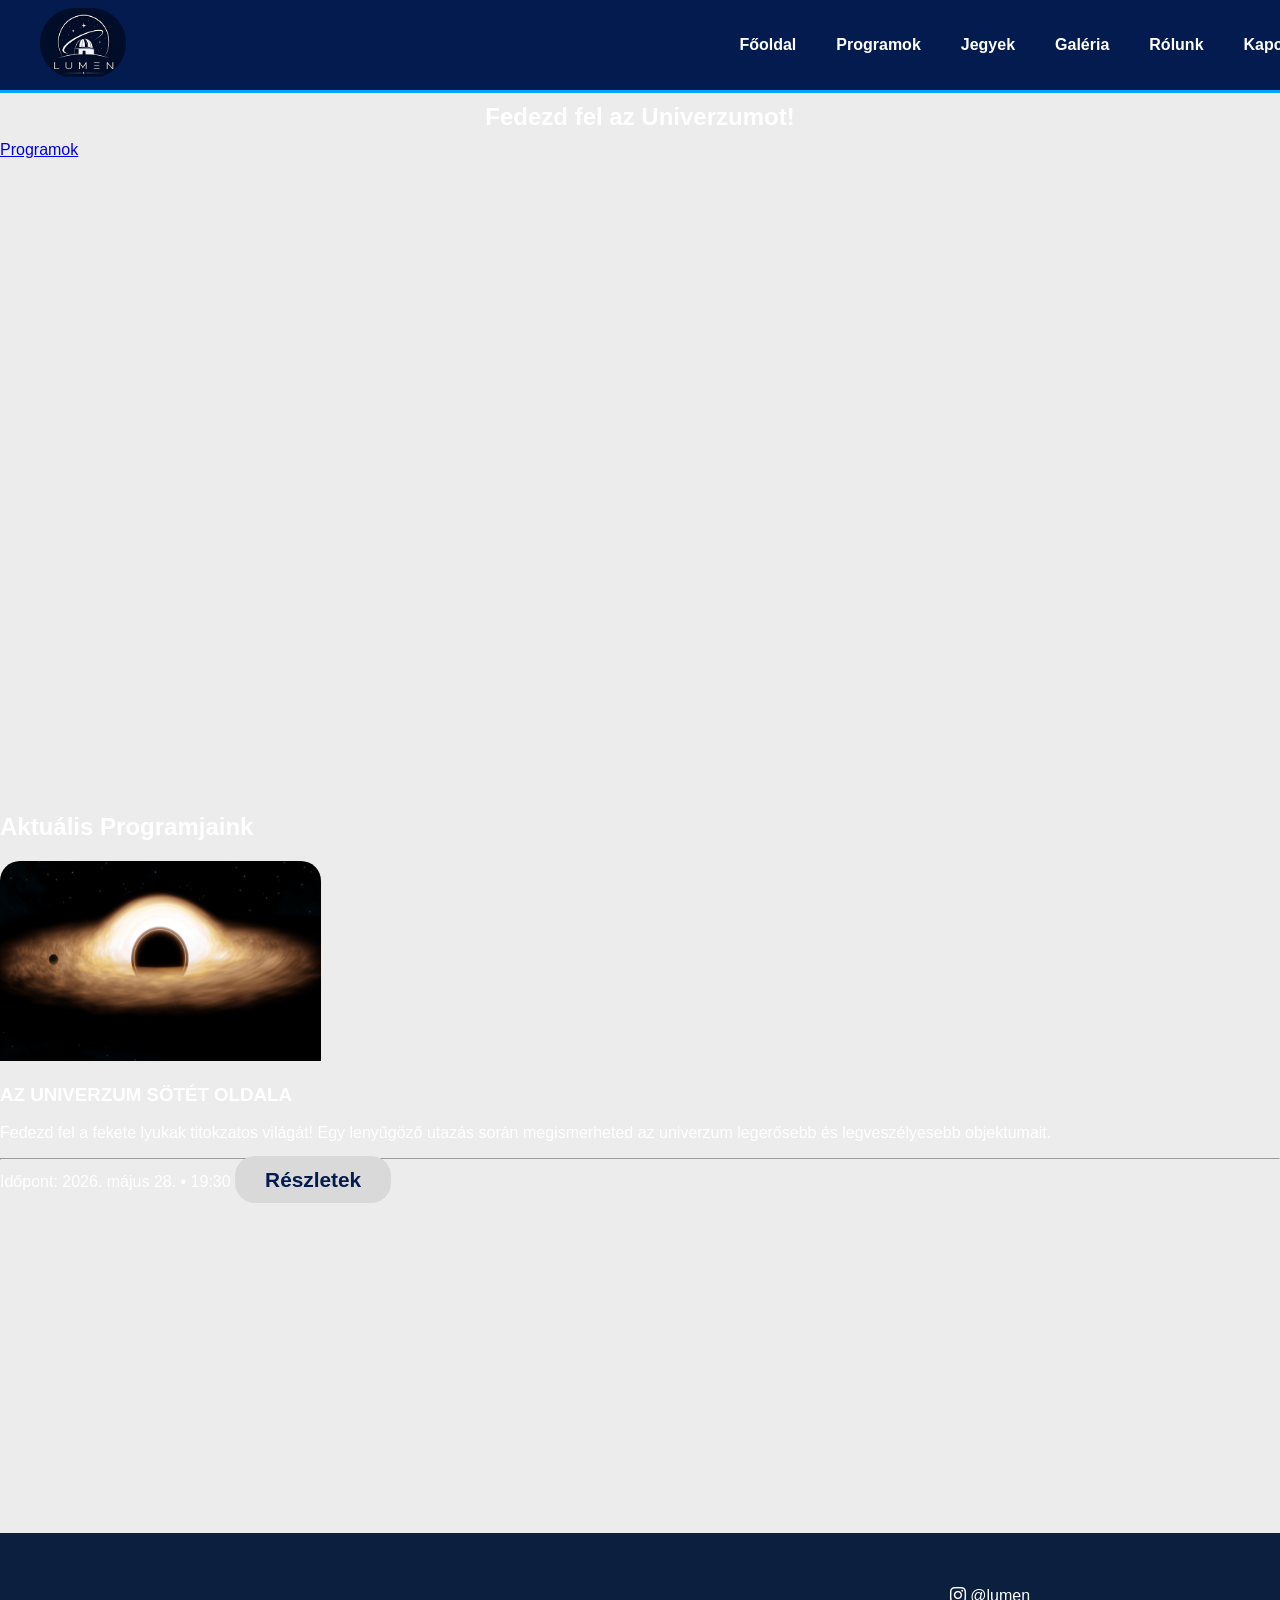
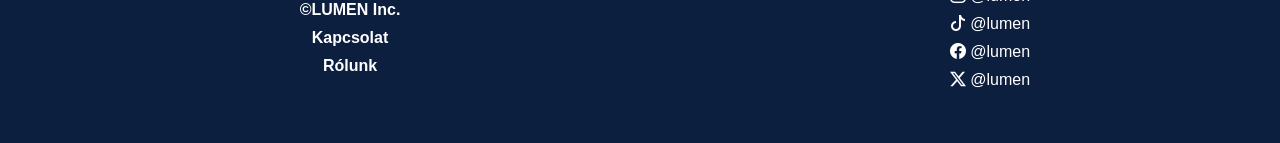
<file: index.html>
<!DOCTYPE html>
<html lang="hu">
<head>
  <meta charset="UTF-8">
  <meta name="viewport" content="width=device-width, initial-scale=1.0">
  <title>LUMEN Planetárium</title>
  <link rel="stylesheet" href="project2/code/index.css">
  <link rel="stylesheet" href="https://cdn.jsdelivr.net/npm/bootstrap-icons@1.13.1/font/bootstrap-icons.min.css">
</head>
<body>


  <header class="navbar">

    <div class="logo">
      <a href="index.html"><img src="project2/media/logo.png" alt="LUMEN Logo" class="logo-img"></a>
    </div>

    <nav>
      <ul class="nav-links">
        <li><a href="index.html">Főoldal</a></li>
        <li><a href="project2/code/programs.html">Programok</a></li>
        <li><a href="project2/code/tickets.html">Jegyek</a></li>
        <li><a href="project2/code/gallery.html">Galéria</a></li>
        <li><a href="project2/code/about.html">Rólunk</a></li>
        <li><a href="project2/code/contact.html">Kapcsolat</a></li>
      </ul>
    </nav>

  </header>


  <section class="hero">

    <div class="hero-overlay"></div>

    <div class="hero-content">
      <h1>Fedezd fel az Univerzumot!</h1>

      <a href="#" class="hero-btn">
        Programok
      </a>
    </div>

  </section>


  <section class="programs">

    <h2>Aktuális Programjaink</h2>

    <div class="program-card">

      <img src="project2/media/feketelyuk.png" alt="Black Hole">

      <div class="program-content">

        <h3>AZ UNIVERZUM SÖTÉT OLDALA</h3>

        <p>
          Fedezd fel a fekete lyukak titokzatos világát!
          Egy lenyűgöző utazás során megismerheted az univerzum
          legerősebb és legveszélyesebb objektumait.
        </p>

        <hr>

        <div class="program-footer">

          <span>Időpont: 2026. május 28. • 19:30</span>

          <a href="#" class="details-btn">
            Részletek
          </a>

        </div>

      </div>

    </div>

  </section>


<footer>
      <div class="container">
        <div class="footer-content-left">
          <li class="footerli"><strong>&copy;LUMEN Inc.</strong></li>
          <li class="footerli"><strong><a href="project2/code/contact.html">Kapcsolat</a></strong></li>
          <li class="footerli"><strong><a href="project2/code/about.html">Rólunk</a></strong></li>
        </div>
        <div class="footer-content-right">
          <li class="footerli"><a href=""><i class="bi bi-instagram fs-4"></i> @lumen</a></li>
          <li class="footerli"><a href=""><i class="bi bi-tiktok fs-4"></i> @lumen</a></li>
          <li class="footerli"><a href=""><i class="bi bi-facebook fs-4"></i> @lumen</a></li>
          <li class="footerli"><a href=""><i class="bi bi-twitter-x fs-4"></i> @lumen</a></li>
        </div>
      </div>
    </footer>


</body>
</html>
</file>
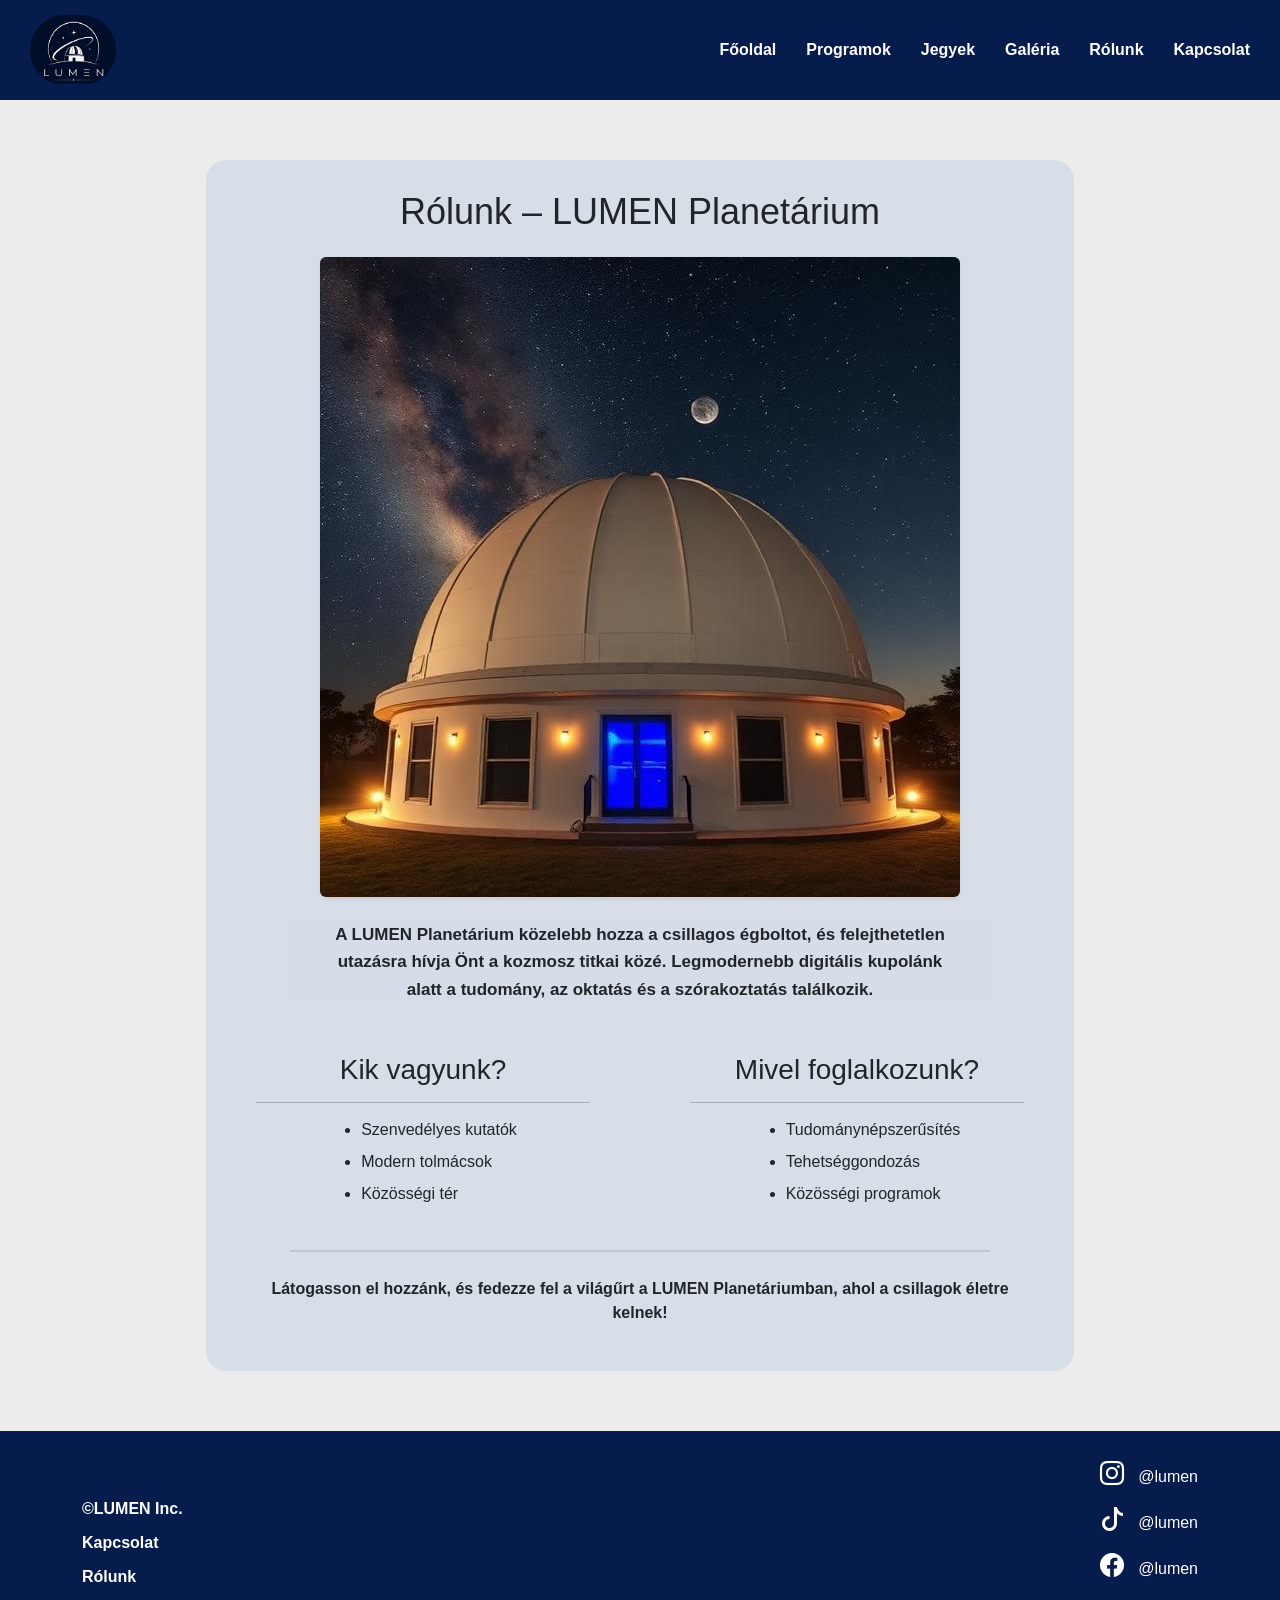
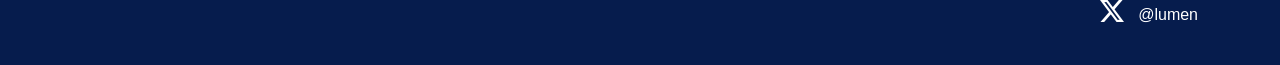
<file: project2/code/about.html>
<!DOCTYPE html>
<html lang="hu">
<head>
    <meta charset="UTF-8">
    <meta name="viewport" content="width=device-width, initial-scale=1.0">
    <title>Rólunk | LUMEN Planetárium</title>

    <link href="https://cdn.jsdelivr.net/npm/bootstrap@5.3.7/dist/css/bootstrap.min.css" rel="stylesheet">
    <link rel="stylesheet" href="about.css">
    <link rel="stylesheet" href="https://cdn.jsdelivr.net/npm/bootstrap-icons@1.11.3/font/bootstrap-icons.min.css">
</head>
<body>

<header class="navbar">
    <div class="logo">
      <a href="../../index.html"><img src="../media/logo.png" alt="LUMEN Logo" class="logo-img"></a>
    </div>

    <nav>
      <ul class="nav-links">
        <li><a href="../../index.html">Főoldal</a></li>
        <li><a href="programs.html">Programok</a></li>
        <li><a href="tickets.html">Jegyek</a></li>
        <li><a href="gallery.html">Galéria</a></li>
        <li><a href="about.html">Rólunk</a></li>
        <li><a href="contact.html">Kapcsolat</a></li>
      </ul>
    </nav>
</header>
    
<section class="about-section">
  <div class="about-card">

    <h1>Rólunk – LUMEN Planetárium</h1>

    <div class="about-image-container text-center my-4">
      <img src="../media/PLanetariumlook.jpg" alt="LUMEN Planetárium belső tér" class="img-fluid rounded shadow-sm">
    </div>

    <p class="intro">
      A LUMEN Planetárium közelebb hozza a csillagos égboltot,
      és felejthetetlen utazásra hívja Önt a kozmosz titkai közé.
      Legmodernebb digitális kupolánk alatt a tudomány,
      az oktatás és a szórakoztatás találkozik.
    </p>

    <div class="content-grid">

      <div class="column">
        <h3>Kik vagyunk?</h3>
        <hr>
        <ul>
          <li>Szenvedélyes kutatók</li>
          <li>Modern tolmácsok</li>
          <li>Közösségi tér</li>
        </ul>
      </div>

      <div class="column">
        <h3>Mivel foglalkozunk?</h3>
        <hr>
        <ul>
          <li>Tudománynépszerűsítés</li>
          <li>Tehetséggondozás</li>
          <li>Közösségi programok</li>
        </ul>
      </div>

    </div>

    <hr class="bottom-line">

    <p class="footer-text">
      Látogasson el hozzánk, és fedezze fel a világűrt a
      LUMEN Planetáriumban, ahol a csillagok életre kelnek!
    </p>

  </div>
</section>

<footer>
  <div class="container">
    <div class="footer-content-left">
      <li class="footerli"><strong>&copy;LUMEN Inc.</strong></li>
      <li class="footerli"><strong><a href="contact.html">Kapcsolat</a></strong></li>
      <li class="footerli"><strong><a href="about.html">Rólunk</a></strong></li>
    </div>
    <div class="footer-content-right">
      <li class="footerli"><a href=""><i class="bi bi-instagram fs-4"></i> @lumen</a></li>
      <li class="footerli"><a href=""><i class="bi bi-tiktok fs-4"></i> @lumen</a></li>
      <li class="footerli"><a href=""><i class="bi bi-facebook fs-4"></i> @lumen</a></li>
      <li class="footerli"><a href=""><i class="bi bi-twitter-x fs-4"></i> @lumen</a></li>
    </div>
  </div>
</footer>

<script src="https://cdn.jsdelivr.net/npm/bootstrap@5.3.7/dist/js/bootstrap.bundle.min.js"></script>

</body>
</html>
</file>
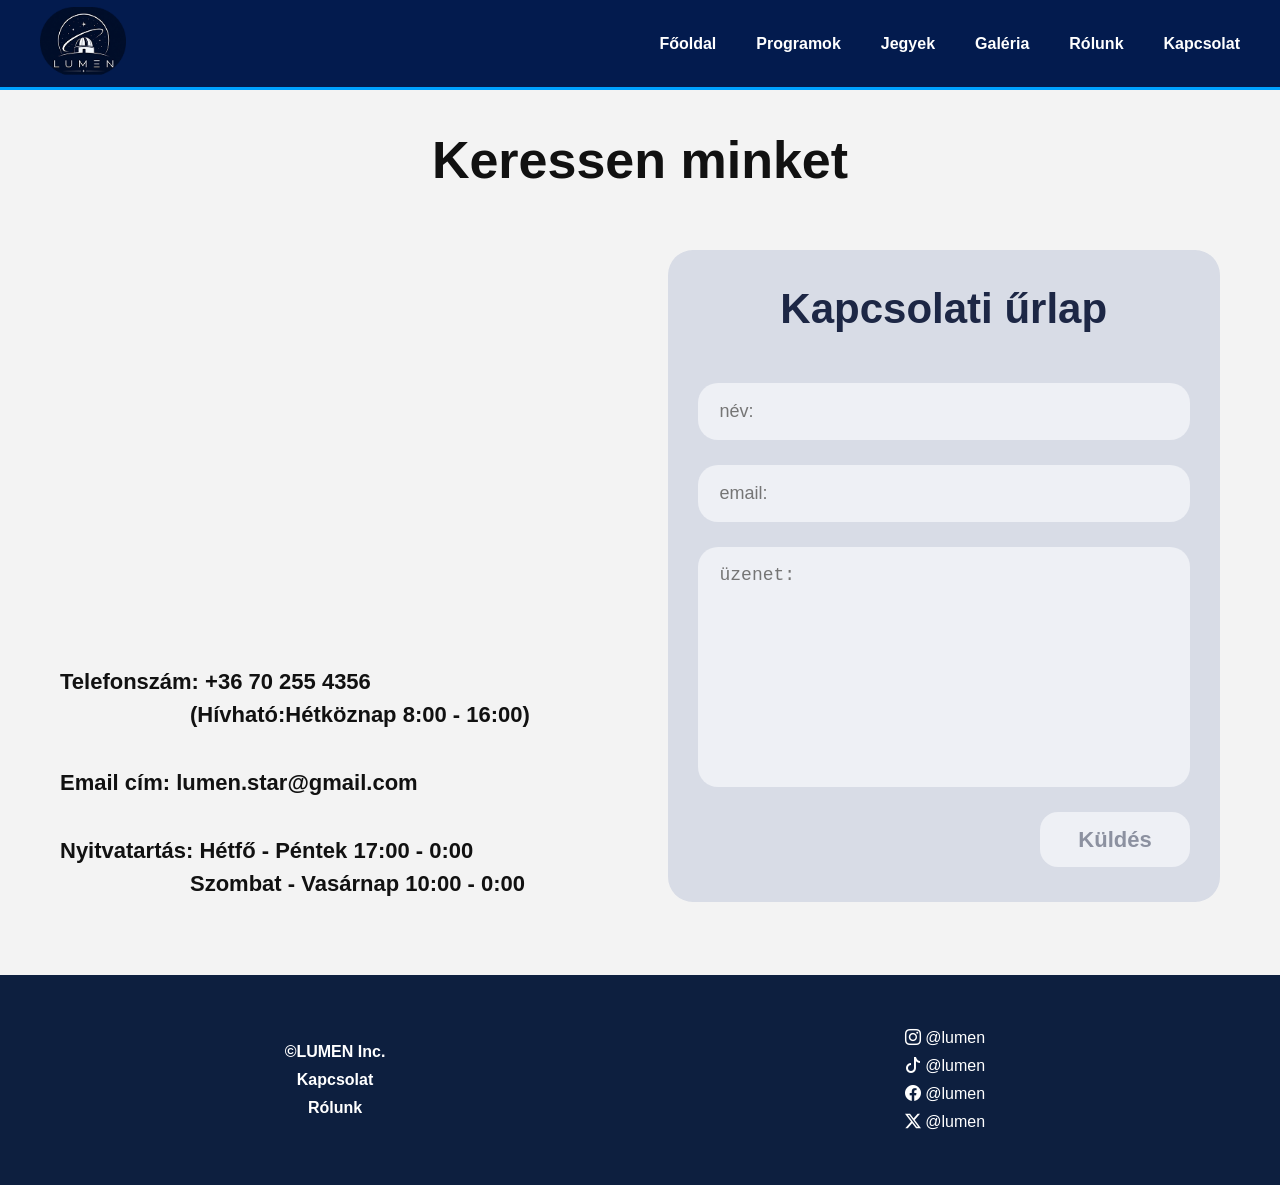
<file: project2/code/contact.html>
<!DOCTYPE html>
<html lang="en">
<head>
    <meta charset="UTF-8">
    <meta name="viewport" content="width=device-width, initial-scale=1.0">
    <title>Kapcsolat | LUMEN Planetárium</title>
    <link rel="stylesheet" href="contact.css">
    <link rel="stylesheet" href="https://cdn.jsdelivr.net/npm/bootstrap-icons@1.13.1/font/bootstrap-icons.min.css">
</head>
<body>
    <header class="navbar">

    <div class="logo">
      <a href="../../index.html"><img src="../media/logo.png" alt="LUMEN Logo" class="logo-img"></a>
    </div>

    <nav>
      <ul class="nav-links">
        <li><a href="../../index.html">Főoldal</a></li>
        <li><a href="programs.html">Programok</a></li>
        <li><a href="tickets.html">Jegyek</a></li>
        <li><a href="gallery.html">Galéria</a></li>
        <li><a href="about.html">Rólunk</a></li>
        <li><a href="contact.html">Kapcsolat</a></li>
      </ul>
    </nav>

  </header>

    <section class="contact-section">
    <h1>Keressen minket</h1>

    <div class="contact-container">

        <div class="contact-left">

            <div class="map-box">

                <iframe 
                    src="https://www.google.com/maps?q=47.497389,19.040694&output=embed"
                    allowfullscreen=""
                    loading="lazy">
                </iframe>

            </div>

            <div class="contact-info">

                <p>
                    <strong>Telefonszám:</strong> +36 70 255 4356 <br>
                    <span>(Hívható:Hétköznap 8:00 - 16:00)</span>
                </p>

                <p>
                    <strong>Email cím:</strong> lumen.star@gmail.com
                </p>

                <p>
                    <strong>Nyitvatartás:</strong> Hétfő - Péntek 17:00 - 0:00 <br>
                    <span>Szombat - Vasárnap 10:00 - 0:00</span>
                </p>

            </div>

        </div>

        <div class="contact-right">

            

            <form>
                <h2>Kapcsolati űrlap</h2>
                <input type="text" placeholder="név:">

                <input type="email" placeholder="email:">

                <textarea placeholder="üzenet:"></textarea>

                <button type="submit">Küldés</button>

            </form>

        </div>

    </div>
</section>

  <footer>
      <div class="container">
        <div class="footer-content-left">
          <li class="footerli"><strong>&copy;LUMEN Inc.</strong></li>
          <li class="footerli"><strong><a href="contact.html">Kapcsolat</a></strong></li>
          <li class="footerli"><strong><a href="about.html">Rólunk</a></strong></li>
        </div>
        <div class="footer-content-right">
          <li class="footerli"><a href=""><i class="bi bi-instagram fs-4"></i> @lumen</a></li>
          <li class="footerli"><a href=""><i class="bi bi-tiktok fs-4"></i> @lumen</a></li>
          <li class="footerli"><a href=""><i class="bi bi-facebook fs-4"></i> @lumen</a></li>
          <li class="footerli"><a href=""><i class="bi bi-twitter-x fs-4"></i> @lumen</a></li>
        </div>
      </div>
    </footer>
</body>
</html>
</file>
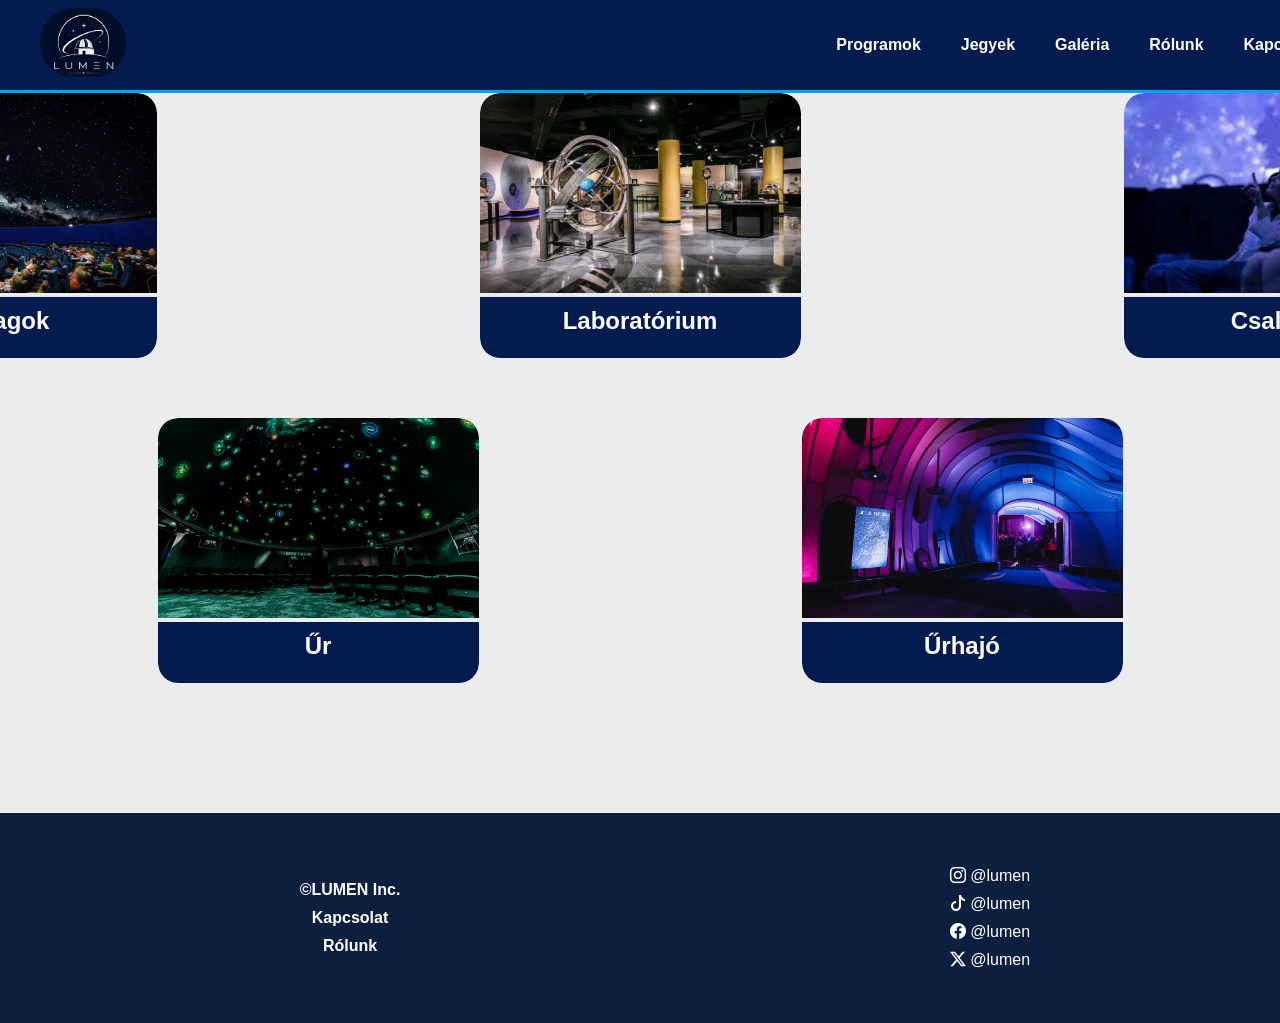
<file: project2/code/gallery.html>
<!DOCTYPE html>
<html lang="en">
<head>
    <meta charset="UTF-8">
    <meta http-equiv="X-UA-Compatible" content="IE=edge">
    <meta name="viewport" content="width=device-width, initial-scale=1.0">
    <title>Document</title>
    <link rel="stylesheet" href="gallery.css">
    <link href="https://cdn.jsdelivr.net/npm/bootstrap-icons@1.11.3/font/bootstrap-icons.css" rel="stylesheet">
    <title>lumen | Gallery</title>

</head>
<body>
    <header class="navbar">

        <div class="logo">
          <a href="../Project2/code/index.html"><img src="../media/logo.png" alt="LUMEN Logo" class="logo-img"></a>
        </div>
    
        <nav>
          <ul class="nav-links">
            <li><a href="../../index.html">Programok</a></li>
            <li><a href="tickets.html">Jegyek</a></li>
            <li><a href="gallery.html">Galéria</a></li>
            <li><a href="about.html">Rólunk</a></li>
            <li><a href="contact.html">Kapcsolat</a></li>
          </ul>
        </nav>
    
      </header>
    <section>
    <div class="containerg">        
        <div class="a">
            <img src="../media/planetariumkep1.webp" alt="Planetárium">
            <div class="feli">
                <h1>Csillagok</h1>
            </div>
        </div>
        <div class="b">
            <img src="../media/planetariumkep2.jpg" alt="Planetárium">
            <div class="feli">
                <h1>Laboratórium</h1>
            </div>
        </div>
        <div class="c">
            <img src="../media/planetariumkep3.jpeg" alt="Planetárium">
            <div class="feli">
                <h1>Családok</h1>
            </div>
        </div>
        <div class="d">
            <img src="../media/planetariumkep4.png" alt="Planetárium">
            <div class="feli">
                <h1>Űr</h1>
            </div>
        </div>
        <div class="e">
            <img src="../media/planetariumkep5.jpg" alt="Planetárium">
            <div class="feli">
                <h1>Űrhajó</h1>
            </div>
        </div>
    </div>
        
    </section>
    <footer>
        <div class="container">
          <div class="footer-content-left">
            <li class="footerli"><strong>&copy;LUMEN Inc.</strong></li>
            <li class="footerli"><strong><a href="../project2/media/contact.html">Kapcsolat</a></strong></li>
            <li class="footerli"><strong><a href="../project2/media/about.html">Rólunk</a></strong></li>
          </div>
          <div class="footer-content-right">
            <li class="footerli"><a href=""><i class="bi bi-instagram fs-4"></i> @lumen</a></li>
            <li class="footerli"><a href=""><i class="bi bi-tiktok fs-4"></i> @lumen</a></li>
            <li class="footerli"><a href=""><i class="bi bi-facebook fs-4"></i> @lumen</a></li>
            <li class="footerli"><a href=""><i class="bi bi-twitter-x fs-4"></i> @lumen</a></li>
          </div>
        </div>
      </footer>
</body>
</html>
</file>
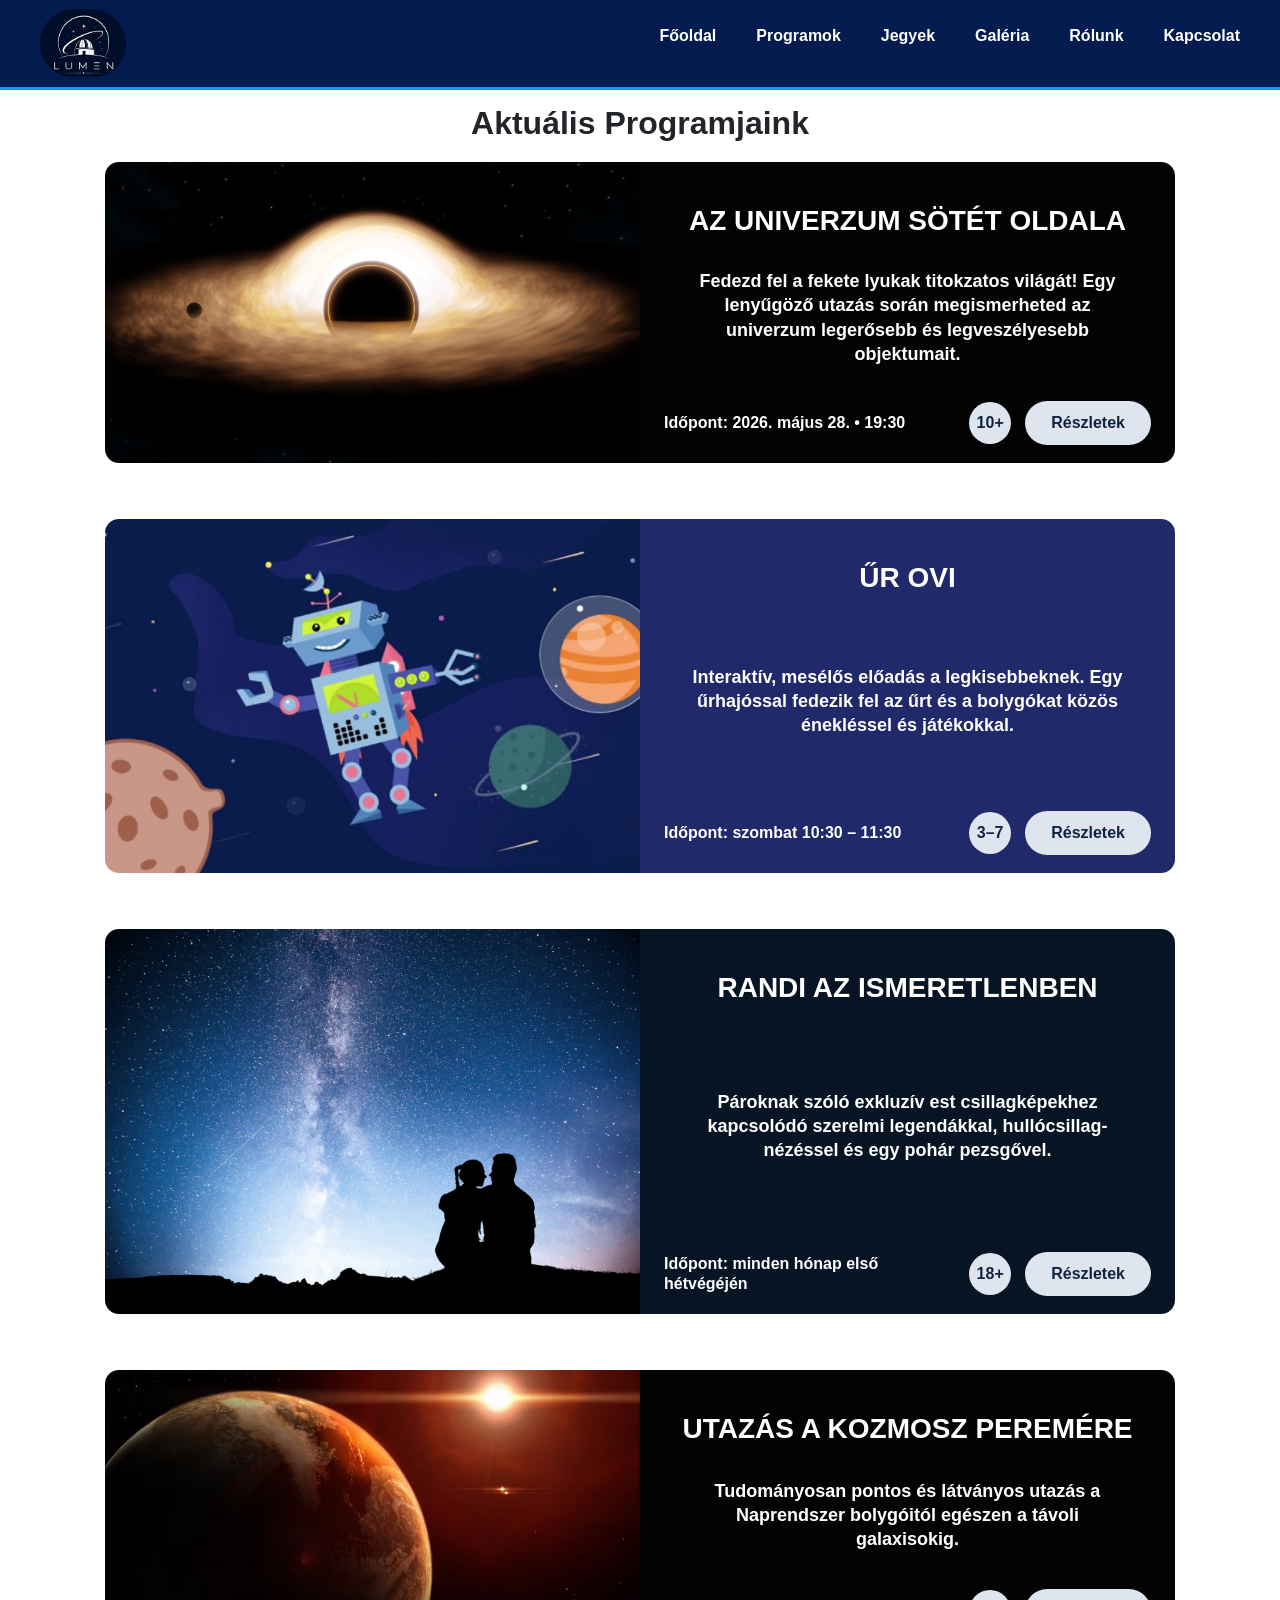
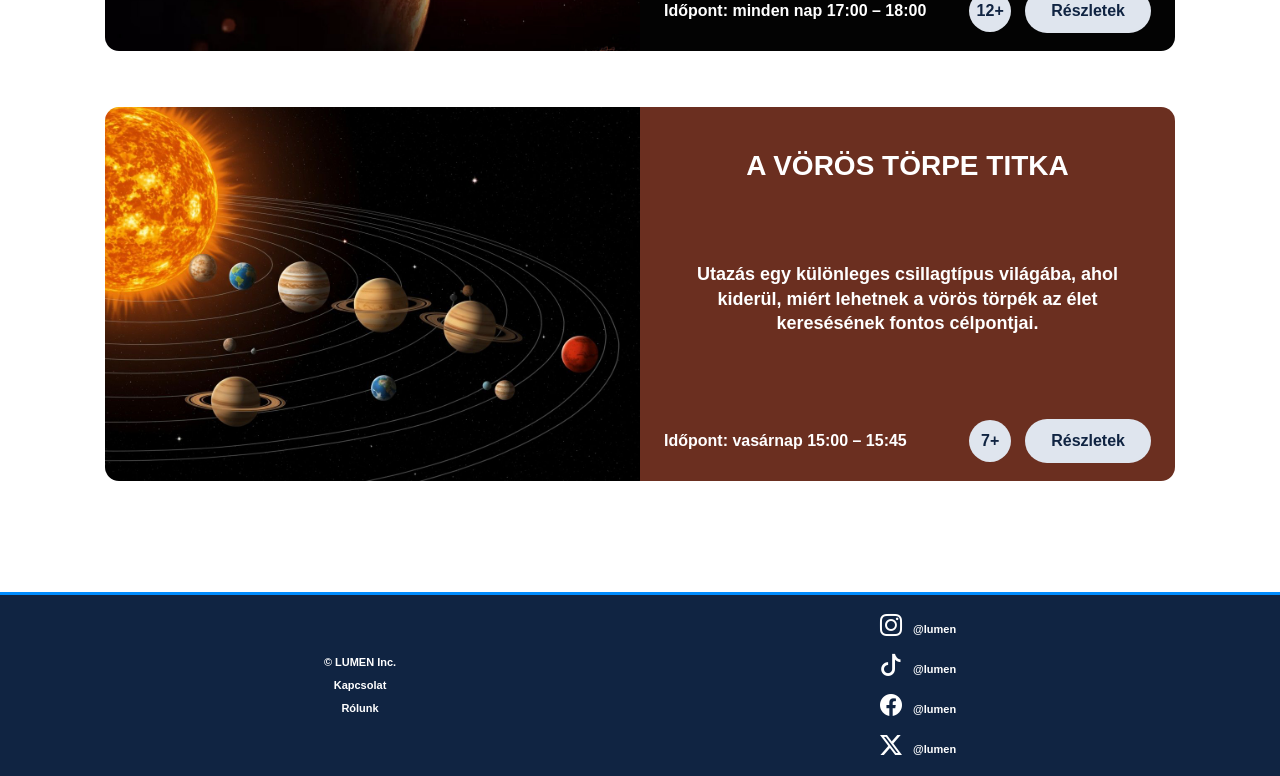
<file: project2/code/programs.html>
<!doctype html>
<html lang="hu">

<head>
  <meta charset="utf-8">
  <meta name="viewport" content="width=device-width, initial-scale=1">
  <title>Programok | LUMEN Planetárium</title>

  <link href="https://cdn.jsdelivr.net/npm/bootstrap@5.3.3/dist/css/bootstrap.min.css" rel="stylesheet">
  <link href="https://cdn.jsdelivr.net/npm/bootstrap-icons@1.11.3/font/bootstrap-icons.css" rel="stylesheet">
  <link rel="stylesheet" href="programs.css">
</head>

<body>

  <header class="navbar">

    <div class="logo">
        <a href="../../index.html"><img src="../media/logo.png" alt="LUMEN Logo" class="logo-img"></a>
    </div>

    <nav>
      <ul class="nav-links">
        <li><a href="../../index.html">Főoldal</a></li>
        <li><a href="programs.html">Programok</a></li>
        <li><a href="tickets.html">Jegyek</a></li>
        <li><a href="gallery.html">Galéria</a></li>
        <li><a href="about.html">Rólunk</a></li>
        <li><a href="contact.html">Kapcsolat</a></li>
      </ul>
    </nav>

  </header>

  <main class="container program-page">

    <h1 class="page-title">Aktuális Programjaink</h1>



    <section class="program-card">
      <div class="program-img">
        <img src="../media/feketelyuk.png" alt="Az univerzum sötét oldala">
      </div>

      <div class="program-info bg-black-custom">
        <h2>AZ UNIVERZUM SÖTÉT OLDALA</h2>

        <p>
          Fedezd fel a fekete lyukak titokzatos világát!
          Egy lenyűgöző utazás során megismerheted az univerzum legerősebb és legveszélyesebb objektumait.
        </p>

        <div class="program-bottom">
          <span class="time">Időpont: 2026. május 28. • 19:30</span>

          <span class="age">10+</span>

          <button class="details-btn" data-bs-toggle="modal" data-bs-target="#modal1">
            Részletek
          </button>
        </div>
      </div>
    </section>


    <section class="program-card">
      <div class="program-img">
        <img src="../media/roboboy.png" alt="Űr ovi">
      </div>

      <div class="program-info bg-blue-custom">
        <h2>ŰR OVI</h2>

        <p>
          Interaktív, mesélős előadás a legkisebbeknek.
          Egy űrhajóssal fedezik fel az űrt és a bolygókat közös énekléssel és játékokkal.
        </p>

        <div class="program-bottom">
          <span class="time">Időpont: szombat 10:30 – 11:30</span>

          <span class="age">3–7</span>

          <button class="details-btn" data-bs-toggle="modal" data-bs-target="#modal2">
            Részletek
          </button>
        </div>
      </div>
    </section>

  

    <section class="program-card">
      <div class="program-img">
        <img src="../media/randi.png"Randi az ismeretlenben">
      </div>

      <div class="program-info bg-navy-custom">
        <h2>RANDI AZ ISMERETLENBEN</h2>

        <p>
          Pároknak szóló exkluzív est csillagképekhez kapcsolódó szerelmi legendákkal,
          hullócsillag-nézéssel és egy pohár pezsgővel.
        </p>

        <div class="program-bottom">
          <span class="time">Időpont: minden hónap első hétvégéjén</span>

          <span class="age">18+</span>

          <button class="details-btn" data-bs-toggle="modal" data-bs-target="#modal3">
            Részletek
          </button>
        </div>
      </div>
    </section>



    <section class="program-card">
      <div class="program-img">
        <img src="../media/menobolygo.png" alt="Utazás a kozmosz peremére">
      </div>

      <div class="program-info bg-black-custom">
        <h2>UTAZÁS A KOZMOSZ PEREMÉRE</h2>

        <p>
          Tudományosan pontos és látványos utazás
          a Naprendszer bolygóitól egészen a távoli galaxisokig.
        </p>

        <div class="program-bottom">
          <span class="time">Időpont: minden nap 17:00 – 18:00</span>

          <span class="age">12+</span>

          <button class="details-btn" data-bs-toggle="modal" data-bs-target="#modal4">
            Részletek
          </button>
        </div>
      </div>
    </section>



    <section class="program-card">
      <div class="program-img">
        <img src="../media/naprendsezer.jpg" alt="A vörös törpe titka">
      </div>

      <div class="program-info bg-brown-custom">
        <h2>A VÖRÖS TÖRPE TITKA</h2>

        <p>
          Utazás egy különleges csillagtípus világába,
          ahol kiderül, miért lehetnek a vörös törpék az élet keresésének fontos célpontjai.
        </p>

        <div class="program-bottom">
          <span class="time">Időpont: vasárnap 15:00 – 15:45</span>

          <span class="age">7+</span>

          <button class="details-btn" data-bs-toggle="modal" data-bs-target="#modal5">
            Részletek
          </button>
        </div>
      </div>
    </section>

  </main>

  <footer class="site-footer">
    <div class="container footer-inner">

      <div class="footer-links">
        <div>© LUMEN Inc.</div>
        <div>Kapcsolat</div>
        <div>Rólunk</div>
      </div>

      <div class="footer-socials">
        <div><i class="bi bi-instagram"></i> @lumen</div>
        <div><i class="bi bi-tiktok"></i> @lumen</div>
        <div><i class="bi bi-facebook"></i> @lumen</div>
        <div><i class="bi bi-twitter-x"></i> @lumen</div>
      </div>

    </div>
  </footer>



  <div class="modal fade" id="modal1" tabindex="-1">

    <div class="modal-dialog modal-dialog-centered">

      <div class="modal-content">

        <div class="modal-header">

          <h5 class="modal-title">Az univerzum sötét oldala</h5>

          <button type="button" class="btn-close" data-bs-dismiss="modal"></button>

        </div>

        <div class="modal-body">

          A fekete lyukak olyan erős gravitációval rendelkeznek,

          hogy még a fény sem tud kijutni belőlük.

          A legtöbb galaxis közepén – köztük a Tejútrendszerében is –

          található egy szupermasszív fekete lyuk.

        </div>

      </div>

    </div>

  </div>



  <div class="modal fade" id="modal2" tabindex="-1">

    <div class="modal-dialog modal-dialog-centered">

      <div class="modal-content">

        <div class="modal-header">

          <h5 class="modal-title">Űr Ovi</h5>

          <button type="button" class="btn-close" data-bs-dismiss="modal"></button>

        </div>

        <div class="modal-body">

          Tudtad, hogy a Holdon sokkal magasabbra tudnál ugrani?

          Az ottani gravitáció csak körülbelül egyhatoda a földinek.

          Egy űrhajós ott szinte lassított felvételben mozogna.

        </div>

      </div>

    </div>

  </div>



  <div class="modal fade" id="modal3" tabindex="-1">

    <div class="modal-dialog modal-dialog-centered">

      <div class="modal-content">

        <div class="modal-header">

          <h5 class="modal-title">Randi az ismeretlenben</h5>

          <button type="button" class="btn-close" data-bs-dismiss="modal"></button>

        </div>

        <div class="modal-body">

          Az ókori civilizációk szerelmi történeteket,

          isteneket és legendákat láttak bele a csillagképekbe.

          Az égbolt évszázadokon keresztül az emberiség egyik legfontosabb történetmesélő felülete volt.

        </div>

      </div>

    </div>

  </div>


  <div class="modal fade" id="modal4" tabindex="-1">

    <div class="modal-dialog modal-dialog-centered">

      <div class="modal-content">

        <div class="modal-header">

          <h5 class="modal-title">Utazás a kozmosz peremére</h5>

          <button type="button" class="btn-close" data-bs-dismiss="modal"></button>

        </div>

        <div class="modal-body">

          Ha egy autóval indulnál el a Nap felé 130 km/h sebességgel,

          nagyjából 130 évig tartana az út.

          A világűr méretei annyira hatalmasak,

          hogy az emberi agy számára szinte felfoghatatlanok.

        </div>

      </div>

    </div>

  </div>


  <div class="modal fade" id="modal5" tabindex="-1">

    <div class="modal-dialog modal-dialog-centered">

      <div class="modal-content">

        <div class="modal-header">

          <h5 class="modal-title">A vörös törpe titka</h5>

          <button type="button" class="btn-close" data-bs-dismiss="modal"></button>

        </div>

        <div class="modal-body">

          A vörös törpék a világegyetem leggyakoribb csillagai.

          Sok közülük billió évig is élhet,

          ami jóval hosszabb idő, mint ameddig a Napunk létezni fog.

        </div>

      </div>

    </div>

  </div>



  <div class="modal fade" id="modal5" tabindex="-1">
    <div class="modal-dialog modal-dialog-centered">
      <div class="modal-content">

        <div class="modal-header">
          <h5 class="modal-title">Miért különlegesek a vörös törpék?</h5>

          <button type="button" class="btn-close" data-bs-dismiss="modal"></button>
        </div>

        <div class="modal-body">
          A vörös törpék kisebbek és hűvösebbek a Napnál,
          viszont rendkívül hosszú ideig élnek.
        </div>

      </div>
    </div>
  </div>

  <script src="https://cdn.jsdelivr.net/npm/bootstrap@5.3.3/dist/js/bootstrap.bundle.min.js"></script>

</body>

</html>
</file>
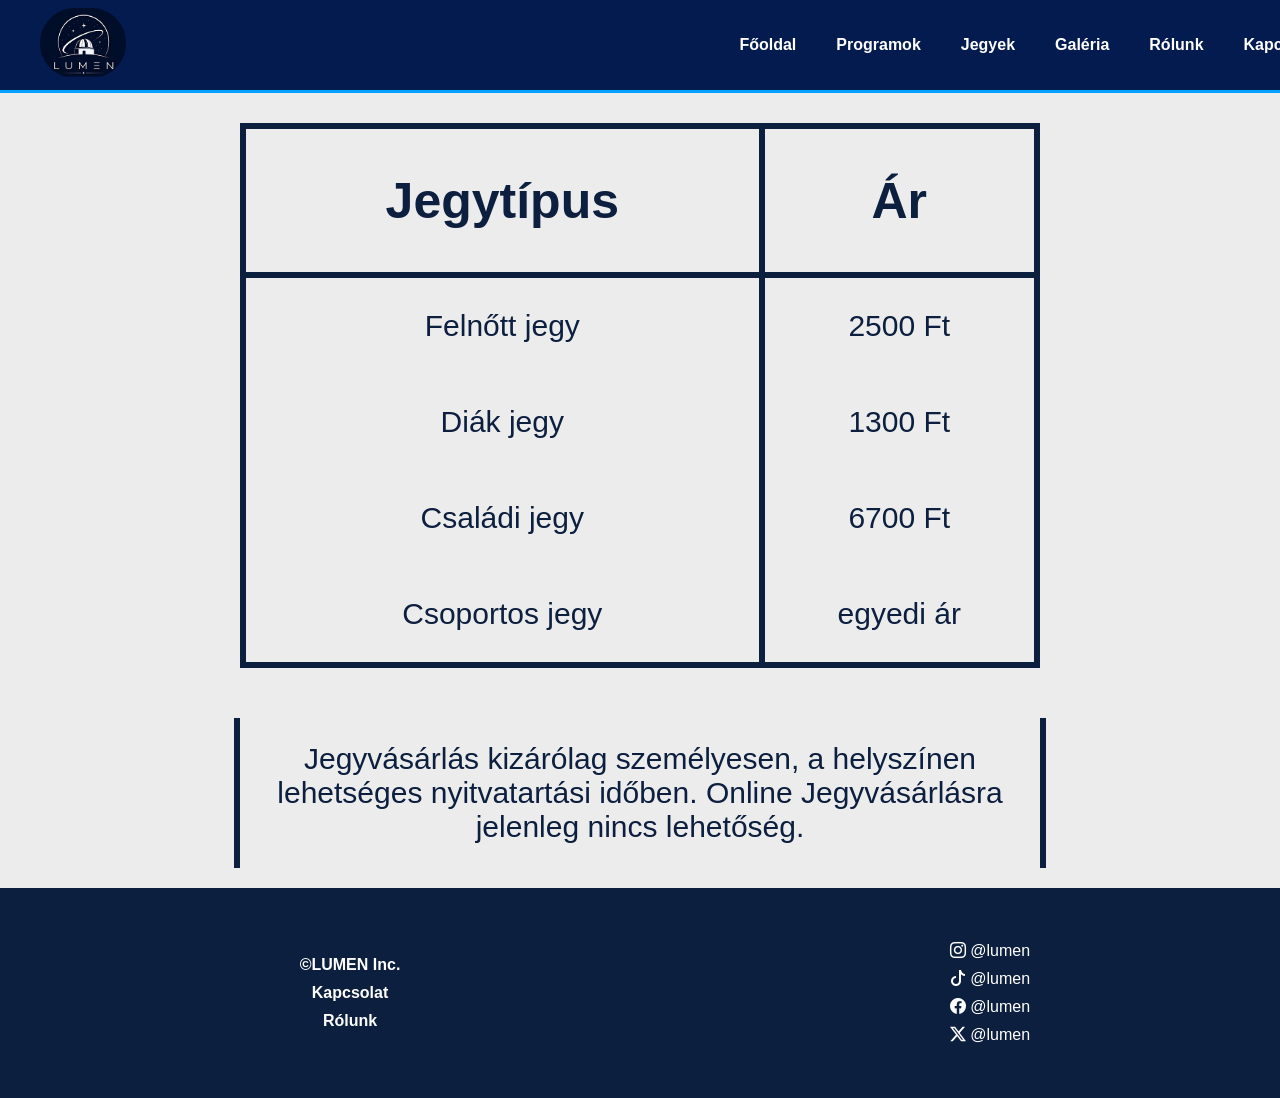
<file: project2/code/tickets.html>
<!DOCTYPE html>
<html lang="en">
<head>
    <meta charset="UTF-8">
    <meta http-equiv="X-UA-Compatible" content="IE=edge">
    <meta name="viewport" content="width=device-width, initial-scale=1.0">
    <title>Jegyek | LUMEN Planetárium</title>
    <link rel="stylesheet" href="tickets.css">
    <link rel="stylesheet" href="https://cdn.jsdelivr.net/npm/bootstrap-icons@1.13.1/font/bootstrap-icons.min.css">
</head>
<body>
    <header class="navbar">

        <div class="logo">
          <a href="../../index.html"><img src="../media/logo.png" alt="LUMEN Logo" class="logo-img"></a>
        </div>
    
        <nav>
          <ul class="nav-links">
            <li><a href="../../index.html">Főoldal</a></li>
            <li><a href="programs.html">Programok</a></li>
            <li><a href="tickets.html">Jegyek</a></li>
            <li><a href="gallery.html">Galéria</a></li>
            <li><a href="about.html">Rólunk</a></li>
            <li><a href="contact.html">Kapcsolat</a></li>
          </ul>
        </nav>
    
      </header>
        <section>
            <div>
                <table class="tabla">
                    <tr>
                        <th><h1>Jegytípus</h1></th>
                        <th><h1>Ár</h1></th>
                    </tr>
                    <tr>
                        <td><p>Felnőtt jegy</p></td>
                        <td><p>2500 Ft</p></td>
                    </tr>
                    <tr>
                        <td><p>Diák jegy</p></td>
                        <td><p>1300 Ft</p></td>
                    </tr>
                    <tr>
                        <td><p>Családi jegy</p></td>
                        <td><p>6700 Ft</p></td>
                    </tr>
                    <tr>
                        <td><p>Csoportos jegy</p></td>
                        <td><p>egyedi ár</p></td>
                    </tr>
                </table>
            </div>
            <div class="tudnivalo">
                <p>Jegyvásárlás kizárólag személyesen, a helyszínen lehetséges nyitvatartási időben. Online Jegyvásárlásra jelenleg nincs lehetőség.</p>
            </div>
        </section>
        <footer>
            <div class="container">
              <div class="footer-content-left">
                <li class="footerli"><strong>&copy;LUMEN Inc.</strong></li>
                <li class="footerli"><strong><a href="contact.html">Kapcsolat</a></strong></li>
                <li class="footerli"><strong><a href="about.html">Rólunk</a></strong></li>
              </div>
              <div class="footer-content-right">
                <li class="footerli"><a href=""><i class="bi bi-instagram fs-4"></i> @lumen</a></li>
                <li class="footerli"><a href=""><i class="bi bi-tiktok fs-4"></i> @lumen</a></li>
                <li class="footerli"><a href=""><i class="bi bi-facebook fs-4"></i> @lumen</a></li>
                <li class="footerli"><a href=""><i class="bi bi-twitter-x fs-4"></i> @lumen</a></li>
              </div>
            </div>
          </footer>
</body>
</html>
</file>
<file: project2/code/index.css>
html, body {
    margin: 0;
    padding: 0;
    width: 100%;
    overflow-x: hidden;
}

img {
    width: 321px;
    height: 200px;
    border-top-left-radius: 20px;
    border-top-right-radius: 20px;
    overflow: hidden;
}

/* NAVBAR */
.navbar{
    width:100%;
    height:90px;
    background:#031b4e;
    display:flex;
    justify-content:space-between;
    align-items:center;
    padding:0 40px;
    border-bottom:3px solid #00a2ff;
  }
  
  /* NAV LINKS */
  .nav-links{
    display:flex;
    gap:40px;
    list-style:none;
  }
  
  .nav-links a{
    text-decoration:none;
    color:white;
    font-weight:700;
    transition:0.3s;
  }
  
  .nav-links a:hover{
    color:#84c8ff;
  }
  
  /* BODY */
  body{
    font-family:Arial, Helvetica, sans-serif;
    background:#ececec;
    color:white;
  }
  
  /* LOGO */
  .logo-img{
    height:70px;
    width:auto;
    object-fit:contain;
  }

  footer{
    margin-top: 20px;
    background-color: #0D1F3F;
    padding: 30px;
    width: 100%;
}
.container {
    display: grid;
    grid-template-areas: "left right";
    grid-template-columns: 1fr 1fr;
    min-height: 150px; 
}

.footerli {
    text-align: center;
    padding: 5px;
    list-style-type: none;
}

.footerli, .footerli strong {
    color: white; 
}

.footerli a {
    text-decoration: none;
    color: white;
}

.footerli a:hover {
    color: rgb(139, 139, 139);
}


.footer-content-left, 
.footer-content-right {
    display: flex;
    flex-direction: column;
    justify-content: center;
    align-items: center;
}
/* DETAILS BUTTON */
.details-btn{
    padding-left: 20;
  text-decoration:none;
  background:#d9d9d9;
  color:#031b4e;
     padding:12px 30px;
  border-radius:20px;
  font-size:1.3rem;
  font-weight:700;
  transition:0.3s;
}

.details-btn:hover{
  background:white;
}

/* RIGHT */
.footer-right{
  display:flex;
  flex-direction:column;
  gap:20px;
}

/* SOCIAL */
.social{
  display:flex;
  align-items:center;
  gap:12px;
  font-size:1.2rem;
}

/* RESPONSIVE */
@media(max-width:900px){

  .hero-content h1{
    font-size:4rem;
  }

  .program-content h3{
    font-size:2rem;
  }

  .program-content p{
    font-size:1.2rem;
  }

  .program-footer{
    flex-direction:column;
  }

}

@media(max-width:768px){

  .navbar{
    flex-direction:column;
    height:auto;
    padding:20px;
    gap:20px;
  }

  .nav-links{
    gap:20px;
    flex-wrap:wrap;
    justify-content:center;
  }

  .hero{
    height:500px;
  }

  .hero-content h1{
    font-size:3rem;
    padding:0 20px;
  }

  .hero-btn{
    font-size:1.3rem;
    padding:14px 40px;
  }

  .programs h2{
    font-size:2rem;
  }

  .footer{
    flex-direction:column;
    gap:40px;
    padding:40px;
  }

}

.feli {
    background-color:#031b4e;
    border-bottom-left-radius: 20px;
    border-bottom-right-radius: 20px;
    width: 321px;
    height: 61px;
}

h1 {
    margin: 0%;
    text-align: center;
    padding: 10px;
}



 .containerg{
    display:grid;
    grid-template-columns: repeat(12, 160px);
    gap:60px 1px;
    margin-top:200px;
    justify-content: center;
    width: 1200px;
    margin: auto;
}

/* KÁRTYÁK */
.containerg > div{
    border-radius:20px;
    overflow:hidden;
    transition:0.3s;
    cursor:pointer;
    justify-content: center;
}

.containerg > div:hover{
    transform:translateY(-6px);
}

.a {
  grid-column:2 / 4;
}

.b {
  grid-column:6 / 8;
}

.c {
  grid-column:10  / 12;
}

.d{
    grid-column:4 / 6;
    justify-self:end;
}

.e{
    grid-column:8 / 10;
    justify-self:end;
}

/* MOBIL */
@media(max-width:1100px){

    .containerg{
        grid-template-columns: repeat(2, 321px);
    }

    .d,
    .e{
        grid-column:auto;
        justify-self:center;
        
    }
}

@media(max-width:700px){

    .containerg{
        grid-template-columns: 321px;
    }
}

 section {
  display: block;
  height: 700px;
 }
</file>
<file: project2/code/about.css>
/* General page */
body {
    margin: 0;
    padding: 0;
    background-color: #ececec;
    font-family: Arial, Helvetica, sans-serif;
    min-height: 100vh;
    display: flex;
    flex-direction: column;
}

/* NAVBAR */
.navbar {
    background-color: #061c4d;
    display: flex;
    justify-content: space-between;
    align-items: center;
    padding: 15px 30px;
    border-bottom: 3px solic #00a2ff;
}

/* Whole middle area */
.about-section{
    display:flex;
    justify-content:center;
    padding:60px 20px;
}

/* Main box */
.about-card{
    width:70%;
    max-width:900px;
    background:#d7dee8;
    border-radius:20px;
    padding:30px 50px;
    text-align:center;
}

/* Title */
.about-card h1{
    font-size:36px;
    margin-bottom:20px;
}

/* Intro paragraph */
.intro{
    max-width:700px;
    margin:auto;
    font-size:16px;
    font-weight:500;
    line-height:1.6;
}

/* Two columns */
.content-grid{
    display:grid;
    grid-template-columns:1fr 1fr;
    gap:100px;
    margin-top:50px;
}

/* Headings */
.column h3{
    margin-bottom:10px;
}

.column hr{
    margin-bottom:15px;
}

/* List */
.column ul{
    text-align:left;
    display:inline-block;
}

.column li{
    margin-bottom:8px;
}

/* Bottom separator */
.bottom-line{
    margin-top:50px;
}

/* Bottom text */
.footer-text{
    margin-top:25px;
    font-weight:bold;
}

/* Responsive */
@media(max-width:768px){

    .content-grid{
        grid-template-columns:1fr;
        gap:40px;
    }

    .about-card{
        width:90%;
        padding:25px;
        object-fit: contain;
    }
}


.logo-img {
    width: auto;
    height: 70px;
}

.nav-links {
    display: flex;
    gap: 30px;
    list-style: none;
    margin: 0;
}

.nav-links a {
    color: white;
    text-decoration: none;
    font-weight: bold;
}

.nav-links a:hover {
    color: lightgray;
}


/* MAIN CONTENT CARD */

body > h1,
body > p,
.row,
.bottom-line,
.bottom-text{
    max-width: 700px;
    margin-left: auto;
    margin-right: auto;
}

body > h1{
    margin-top: 40px;
    text-align:center;
    font-size:36px;
    font-weight:bold;
}

.intro{
    text-align:center;
    font-size:17px;
    font-weight:600;
    line-height:1.6;
}

/* Gray box background */
body > h1,
.intro,
.row,
.bottom-line,
.bottom-text{
    background:#d7dde8;
}

body > h1{
    padding-top:40px;
    border-radius:20px 20px 0 0;
}

.intro{
    padding:0 40px;
}

.row{
    padding:40px;
    margin-top:0 !important;
}

.col-md-6 h4{
    text-align:center;
    font-weight:bold;
}

.col-md-6 ul{
    padding-left:20px;
    font-weight:bold;
}

.col-md-6 hr{
    border:1px solid gray;
}

.bottom-line{
    margin-top:20px;
    border:1px solid gray;
}

.bottom-text{
    text-align:center;
    padding:30px;
    font-weight:bold;
    margin-bottom:60px;
    border-radius:0 0 20px 20px;
}


/* FOOTER */

footer{
    margin-top:auto;
    background:#061c4d;
    padding:25px 50px;
    color:white;
}

footer .container{
    display:flex;
    justify-content:space-between;
    align-items:center;
}

.footer-content-left,
.footer-content-right{
    list-style:none;
}

.footerli{
    margin-bottom:10px;
}

.footerli a{
    color:white;
    text-decoration:none;
}

.footerli a:hover{
    color:lightgray;
}

.footer-content-right i{
    margin-right:10px;
    font-size:30px;
}


/* Responsive */

@media (max-width:768px){

    .navbar{
        flex-direction:column;
        gap:20px;
    }

    .nav-links{
        flex-wrap:wrap;
        justify-content:center;
    }

    footer .container{
        flex-direction:column;
        gap:30px;
        text-align:center;
    }
}
</file>
<file: project2/code/contact.css>
*{
  margin:0;
  padding:0;
  box-sizing:border-box;
}

/* NAVBAR */
.navbar{
  width:100%;
  height:90px;
  background:#031b4e;
  display:flex;
  justify-content:space-between;
  align-items:center;
  padding:0 40px;
  border-bottom:3px solid #00a2ff;
}

/* NAV LINKS */
.nav-links{
  display:flex;
  gap:40px;
  list-style:none;
}

.nav-links a{
  text-decoration:none;
  color:white;
  font-weight:700;
  transition:0.3s;
}

.nav-links a:hover{
  color:#84c8ff;
}

/* BODY */
body{
  font-family:Arial, Helvetica, sans-serif;
  background:#ececec;
  color:white;
}

/* LOGO */
.logo-img{
  height:70px;
  width:auto;
  object-fit:contain;
}

.contact-section{
    width: 100%;
    background: #f3f3f3;
    padding: 40px 60px;
    font-family: Arial, sans-serif;
}

.contact-section h1{
    text-align: center;
    font-size: 52px;
    font-weight: bold;
    margin-bottom: 60px;
    color: #111;
}


.contact-container{
    display: flex;
    justify-content: space-between;
    align-items: flex-start;
    gap: 55px;
}


.contact-left{
    width: 48%;
}

.map-box{
    position: relative;
    width: 100%;
}

.map-box iframe{
    width: 100%;
    height: 370px;
    border: none;
    border-radius: 22px;
    display: block;
}

.map-box h2{
    position: absolute;
    right: 25px;
    bottom: 20px;
    font-size: 42px;
    font-weight: bold;
    color: #1d2745;
}


.contact-info{
    margin-top: 45px;
}

.contact-info p{
    font-size: 22px;
    font-weight: bold;
    color: #111;
    line-height: 1.5;
    margin-bottom: 35px;
}

.contact-info span{
    display: inline-block;
    margin-left: 130px;
}


.contact-right{
    width: 48%;
}

.contact-right h2{
    text-align: center;
    font-size: 42px;
    color: #1d2745;
    margin-bottom: 25px;
    font-weight: bold;
}

.contact-right form{
    background: #d8dce6;
    border-radius: 25px;
    padding: 35px 30px;
    display: flex;
    flex-direction: column;
    gap: 25px;
}

.contact-right input,
.contact-right textarea{
    width: 100%;
    border: none;
    outline: none;
    background: #eef0f5;
    border-radius: 20px;
    padding: 18px 22px;
    font-size: 18px;
    color: #444;
}

.contact-right textarea{
    height: 240px;
    resize: none;
}

.contact-right button{
    align-self: flex-end;
    width: 150px;
    height: 55px;
    border: none;
    border-radius: 18px;
    background: #eef0f5;
    color: #8c91a0;
    font-size: 22px;
    font-weight: bold;
    cursor: pointer;
    transition: 0.3s;
}

.contact-right button:hover{
    background: #cdd2dc;
}



/*------FOOTER------*/

footer{
    background-color: #0D1F3F;
    padding: 30px;
}
.container {
    display: grid;
    grid-template-areas: "left right";
    grid-template-columns: 1fr 1fr;
    min-height: 150px; 
}

.footerli {
    text-align: center;
    padding: 5px;
    list-style-type: none;
}

.footerli, .footerli strong {
    color: white; 
}

.footerli a {
    text-decoration: none;
    color: white;
}

.footerli a:hover {
    color: rgb(139, 139, 139);
}


.footer-content-left, 
.footer-content-right {
    display: flex;
    flex-direction: column;
    justify-content: center;
    align-items: center;
}

@media(max-width: 950px){

    .contact-container{
        flex-direction: column;
    }

    .contact-left,
    .contact-right{
        width: 100%;
    }

    .contact-section{
        padding: 30px 20px;
    }

    .contact-section h1{
        font-size: 38px;
    }

    .contact-right h2,
    .map-box h2{
        font-size: 30px;
    }

    .map-box iframe{
        height: 300px;
    }

    .contact-info p{
        font-size: 18px;
    }

    .contact-info span{
        margin-left: 0;
        display: block;
    }
}
</file>
<file: project2/code/gallery.css>
html, body {
    margin: 0;
    padding: 0;
    width: 100%;
    overflow-x: hidden;
}

img {
    width: 321px;
    height: 200px;
    border-top-left-radius: 20px;
    border-top-right-radius: 20px;
    overflow: hidden;
}

/* NAVBAR */
.navbar{
    width:100%;
    height:90px;
    background:#031b4e;
    display:flex;
    justify-content:space-between;
    align-items:center;
    padding:0 40px;
    border-bottom:3px solid #00a2ff;
  }
  
  /* NAV LINKS */
  .nav-links{
    display:flex;
    gap:40px;
    list-style:none;
  }
  
  .nav-links a{
    text-decoration:none;
    color:white;
    font-weight:700;
    transition:0.3s;
  }
  
  .nav-links a:hover{
    color:#84c8ff;
  }
  
  /* BODY */
  body{
    font-family:Arial, Helvetica, sans-serif;
    background:#ececec;
    color:white;
  }
  
  /* LOGO */
  .logo-img{
    height:70px;
    width:auto;
    object-fit:contain;
  }

  footer{
    margin-top: 20px;
    background-color: #0D1F3F;
    padding: 30px;
    width: 100%;
}
.container {
    display: grid;
    grid-template-areas: "left right";
    grid-template-columns: 1fr 1fr;
    min-height: 150px; 
}

.footerli {
    text-align: center;
    padding: 5px;
    list-style-type: none;
}

.footerli, .footerli strong {
    color: white; 
}

.footerli a {
    text-decoration: none;
    color: white;
}

.footerli a:hover {
    color: rgb(139, 139, 139);
}


.footer-content-left, 
.footer-content-right {
    display: flex;
    flex-direction: column;
    justify-content: center;
    align-items: center;
}
/* DETAILS BUTTON */
.details-btn{
    padding-left: 20;
  text-decoration:none;
  background:#d9d9d9;
  color:#031b4e;
     padding:12px 30px;
  border-radius:20px;
  font-size:1.3rem;
  font-weight:700;
  transition:0.3s;
}

.details-btn:hover{
  background:white;
}

/* RIGHT */
.footer-right{
  display:flex;
  flex-direction:column;
  gap:20px;
}

/* SOCIAL */
.social{
  display:flex;
  align-items:center;
  gap:12px;
  font-size:1.2rem;
}

/* RESPONSIVE */
@media(max-width:900px){

  .hero-content h1{
    font-size:4rem;
  }

  .program-content h3{
    font-size:2rem;
  }

  .program-content p{
    font-size:1.2rem;
  }

  .program-footer{
    flex-direction:column;
  }

}

@media(max-width:768px){

  .navbar{
    flex-direction:column;
    height:auto;
    padding:20px;
    gap:20px;
  }

  .nav-links{
    gap:20px;
    flex-wrap:wrap;
    justify-content:center;
  }

  .hero{
    height:500px;
  }

  .hero-content h1{
    font-size:3rem;
    padding:0 20px;
  }

  .hero-btn{
    font-size:1.3rem;
    padding:14px 40px;
  }

  .programs h2{
    font-size:2rem;
  }

  .footer{
    flex-direction:column;
    gap:40px;
    padding:40px;
  }

}

.feli {
    background-color:#031b4e;
    border-bottom-left-radius: 20px;
    border-bottom-right-radius: 20px;
    width: 321px;
    height: 61px;
}

h1 {
    margin: 0%;
    text-align: center;
    padding: 10px;
}



 .containerg{
    display:grid;
    grid-template-columns: repeat(12, 160px);
    gap:60px 1px;
    margin-top:200px;
    justify-content: center;
    width: 1200px;
    margin: auto;
}

/* KÁRTYÁK */
.containerg > div{
    border-radius:20px;
    overflow:hidden;
    transition:0.3s;
    cursor:pointer;
    justify-content: center;
}

.containerg > div:hover{
    transform:translateY(-6px);
}

.a {
  grid-column:2 / 4;
}

.b {
  grid-column:6 / 8;
}

.c {
  grid-column:10  / 12;
}

.d{
    grid-column:4 / 6;
    justify-self:end;
}

.e{
    grid-column:8 / 10;
    justify-self:end;
}

/* MOBIL */
@media(max-width:1100px){

    .containerg{
        grid-template-columns: repeat(2, 321px);
    }

    .d,
    .e{
        grid-column:auto;
        justify-self:center;
        
    }
}

@media(max-width:700px){

    .containerg{
        grid-template-columns: 321px;
    }
}

 section {
  display: block;
  height: 700px;
 }
</file>
<file: project2/code/programs.css>
body {
  min-height: 100vh;
  display: flex;
  flex-direction: column;
  font-family: Arial, Helvetica, sans-serif;
  font-weight: 700;
  background: #fff;
}


.site-header {
  background: #102442;
}

.logo {
  width: 92px;
}

.navbar {
  min-height: 64px;
}

.nav-link {
  color: #fff;
  font-size: 16px;
  font-weight: 800;
}

.nav-link:hover {
  color: #dbe7f6;
}

.navbar{
  width:100%;
  height:90px;
  background:#031b4e;
  display:flex;
  justify-content:space-between;
  align-items:center;
  padding:0 40px;
  border-bottom:3px solid #00a2ff;
}

.logo-img{
  height:70px;
  width:auto;
  object-fit:contain;
}

.nav-links{
  display:flex;
  gap:40px;
  list-style:none;
}

.nav-links a{
  text-decoration:none;
  color:white;
  font-weight:700;
  transition:0.3s;
}

.nav-links a:hover{
  color:#84c8ff;
}


.program-page {
  flex: 1;
  padding-top: 14px;
  padding-bottom: 55px;
}

.page-title {
  text-align: center;
  font-size: 32px;
  font-weight: 900;
  margin-bottom: 20px;
}

.program-card {
  display: grid;
  grid-template-columns: 1fr 1fr;
  max-width: 1070px;
  min-height: 250px;
  margin: 0 auto 56px;
  overflow: hidden;
  border-radius: 14px;
}

.program-img {
  min-height: 250px;
}

.program-img img {
  width: 100%;
  height: 100%;
  display: block;
  object-fit: cover;
}

.program-info {
  color: #fff;
  display: flex;
  flex-direction: column;
  justify-content: space-between;
  padding: 42px 24px 18px;
  text-align: center;
}

.program-info h2 {
  font-size: 28px;
  font-weight: 900;
  margin: 0;
}

.program-info p {
  max-width: 430px;
  margin: 24px auto 28px;
  font-size: 18px;
  line-height: 1.35;
}

.program-bottom {
  display: grid;
  grid-template-columns: minmax(0, 1fr) auto auto;
  align-items: center;
  gap: 14px;
  width: 100%;
}

.time {
  text-align: left;
  font-size: 16px;
  line-height: 1.25;
}

.age {
  width: 42px;
  height: 42px;
  border-radius: 50%;
  background: #dfe5ee;
  color: #102442;
  display: flex;
  align-items: center;
  justify-content: center;
  font-weight: 900;
  flex-shrink: 0;
}

.details-btn {
  border: 0;
  border-radius: 999px;
  background: #dfe5ee;
  color: #102442;
  font-weight: 900;
  padding: 10px 26px;
  white-space: nowrap;
}

.details-btn:hover {
  background: #fff;
}


.bg-black-custom {
  background: #030303;
}

.bg-blue-custom {
  background: #20296a;
}

.bg-navy-custom {
  background: #061424;
}

.bg-brown-custom {
  background: #6b2f20;
}


.site-footer {
  background: #102442;
  border-top: 3px solid #008cff;
  color: #fff;
  padding: 14px 0;
  font-size: 11px;
}

.footer-inner {
  display: flex;
  align-items: center;
  justify-content: space-around;
}

.footer-links {
  text-align: center;
  line-height: 2.1;
}

.footer-socials {
  display: grid;
  gap: 7px;
}

.footer-socials i {
  font-size: 22px;
  width: 28px;
  margin-right: 8px;
}


.modal-content {
  border-radius: 16px;
}

.modal-title {
  font-weight: 900;
}



@media (max-width: 900px) {
  .program-card {
    grid-template-columns: 1fr;
    max-width: 650px;
    margin-bottom: 36px;
  }

  .program-info {
    min-height: 260px;
  }
}

@media (max-width: 576px) {
  .page-title {
    font-size: 26px;
  }

  .program-info {
    padding: 30px 20px 20px;
  }

  .program-info h2 {
    font-size: 23px;
  }

  .program-info p {
    font-size: 16px;
  }

  .program-bottom {
    grid-template-columns: 1fr;
    justify-items: center;
  }

  .time {
    text-align: center;
  }

  .footer-inner {
    flex-direction: column;
    gap: 18px;
  }
}
</file>
<file: project2/code/tickets.css>
html, body {
    margin: 0;
    padding: 0;
    width: 100%;
    overflow-x: hidden;
}

.tabla th:first-child,
.tabla td:first-child {
  border-right: 6px solid #0d1f3f;
}

.tabla {
    width: 800px;
    border: 6px solid #0d1f3f;
    margin: auto;
    border-collapse: separate;
    border-spacing: 0;
    margin-top: 30px;
}


.tabla th {
    border-bottom: 6px solid #0d1f3f;
}

.tabla tr {
    text-align: center;
}

.tudnivalo {
    width: 800px;
    margin: auto;
    margin-top: 50px;
    border-left: #0d1f3f 6px solid;
    border-right: #0d1f3f 6px solid;
    height: 150px;
    align-items: center;
    display: flex;
}

p {
    text-align: center;
    color: #0d1f3f;
    font-size: 30px;
    font-family: Arial, sans-serif;
}

h1 {
    color: #0d1f3f;
    font-size: 50px;
    font-family: Arial, sans-serif;
}

/* NAVBAR */
.navbar{
    width:100%;
    height:90px;
    background:#031b4e;
    display:flex;
    justify-content:space-between;
    align-items:center;
    padding:0 40px;
    border-bottom:3px solid #00a2ff;
  }
  
  /* NAV LINKS */
  .nav-links{
    display:flex;
    gap:40px;
    list-style:none;
  }
  
  .nav-links a{
    text-decoration:none;
    color:white;
    font-weight:700;
    transition:0.3s;
  }
  
  .nav-links a:hover{
    color:#84c8ff;
  }
  
  /* BODY */
  body{
    font-family:Arial, Helvetica, sans-serif;
    background:#ececec;
    color:white;
  }
  
  /* LOGO */
  .logo-img{
    height:70px;
    width:auto;
    object-fit:contain;
  }

  footer{
    margin-top: 20px;
    background-color: #0D1F3F;
    padding: 30px;
    width: 100%;
}
.container {
    display: grid;
    grid-template-areas: "left right";
    grid-template-columns: 1fr 1fr;
    min-height: 150px; 
}

.footerli {
    text-align: center;
    padding: 5px;
    list-style-type: none;
}

.footerli, .footerli strong {
    color: white; 
}

.footerli a {
    text-decoration: none;
    color: white;
}

.footerli a:hover {
    color: rgb(139, 139, 139);
}


.footer-content-left, 
.footer-content-right {
    display: flex;
    flex-direction: column;
    justify-content: center;
    align-items: center;
}
/* DETAILS BUTTON */
.details-btn{
    padding-left: 20;
  text-decoration:none;
  background:#d9d9d9;
  color:#031b4e;
     padding:12px 30px;
  border-radius:20px;
  font-size:1.3rem;
  font-weight:700;
  transition:0.3s;
}

.details-btn:hover{
  background:white;
}

/* RIGHT */
.footer-right{
  display:flex;
  flex-direction:column;
  gap:20px;
}

/* SOCIAL */
.social{
  display:flex;
  align-items:center;
  gap:12px;
  font-size:1.2rem;
}

/* RESPONSIVE */
@media(max-width:900px){

  .hero-content h1{
    font-size:4rem;
  }

  .program-content h3{
    font-size:2rem;
  }

  .program-content p{
    font-size:1.2rem;
  }

  .program-footer{
    flex-direction:column;
  }

}

@media(max-width:768px){

  .navbar{
    flex-direction:column;
    height:auto;
    padding:20px;
    gap:20px;
  }

  .nav-links{
    gap:20px;
    flex-wrap:wrap;
    justify-content:center;
  }

  .hero{
    height:500px;
  }

  .hero-content h1{
    font-size:3rem;
    padding:0 20px;
  }

  .hero-btn{
    font-size:1.3rem;
    padding:14px 40px;
  }

  .programs h2{
    font-size:2rem;
  }

  .footer{
    flex-direction:column;
    gap:40px;
    padding:40px;
  }

}
</file>
